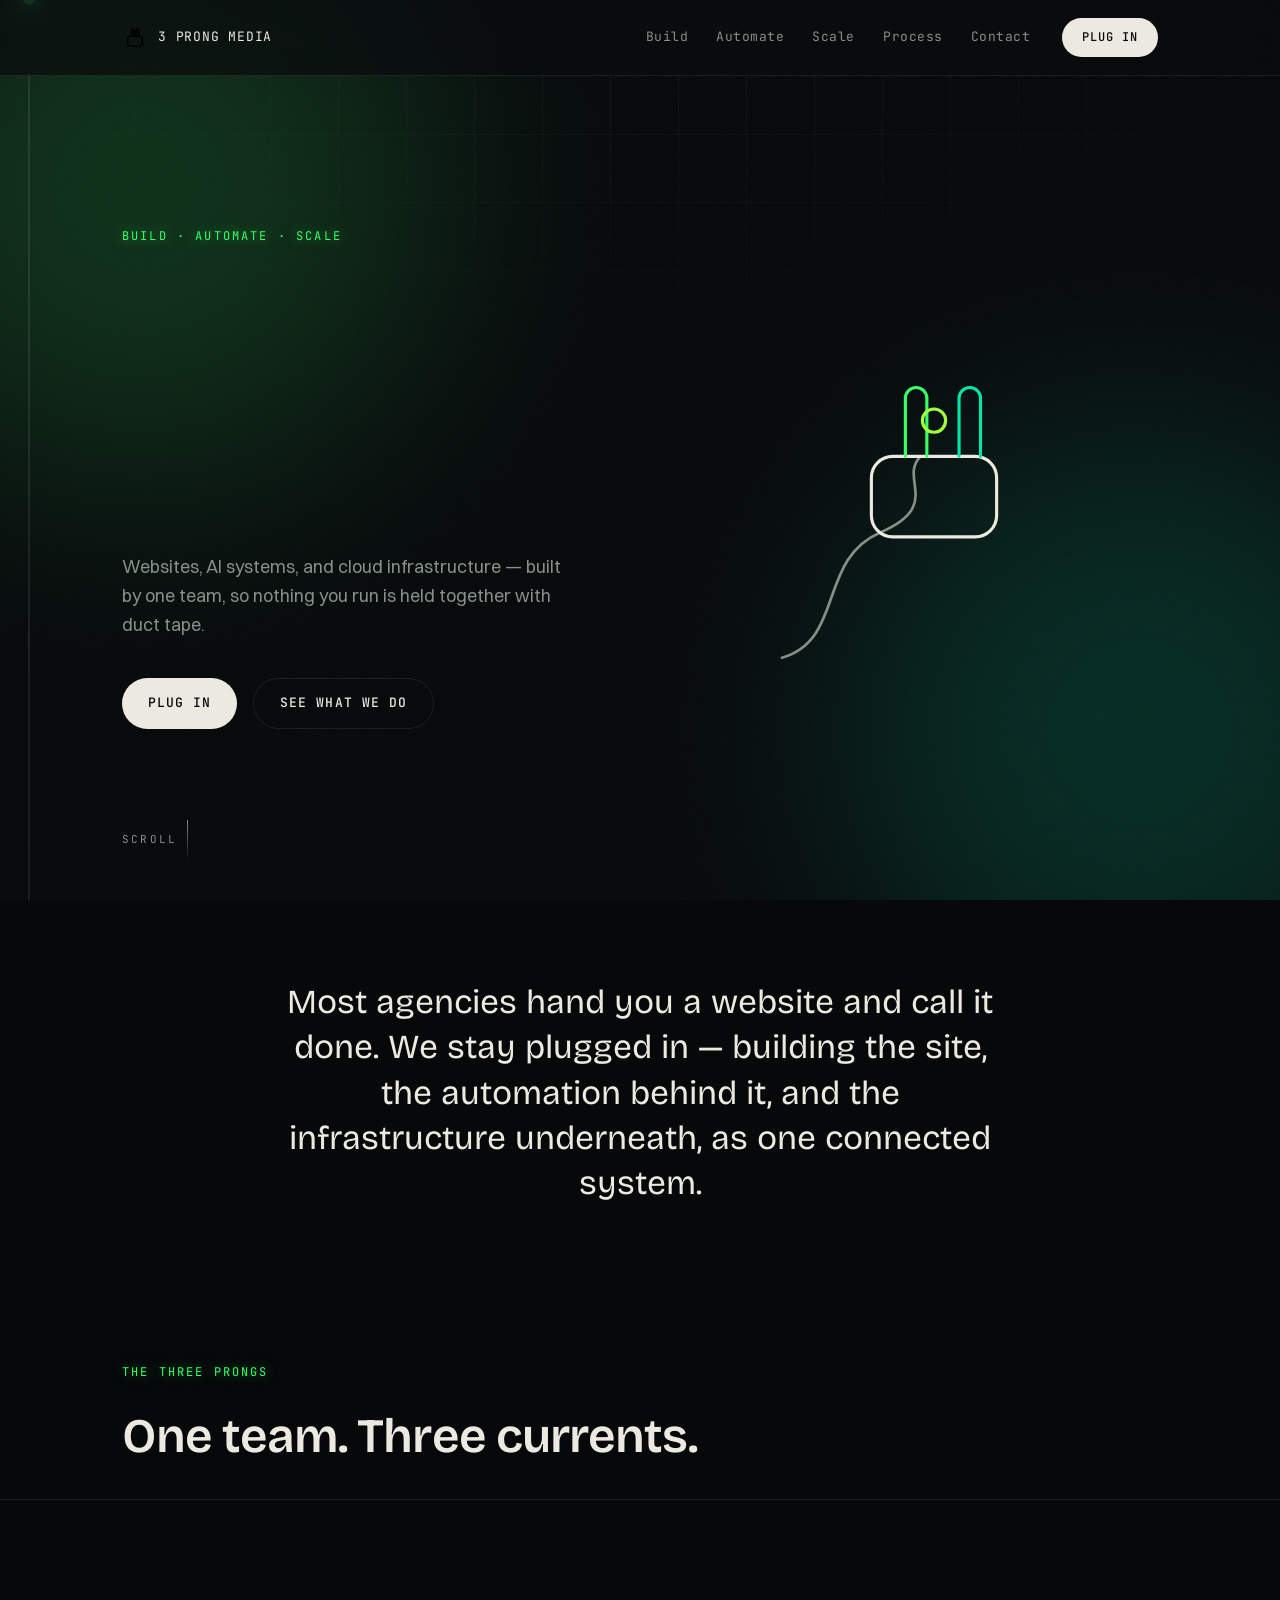
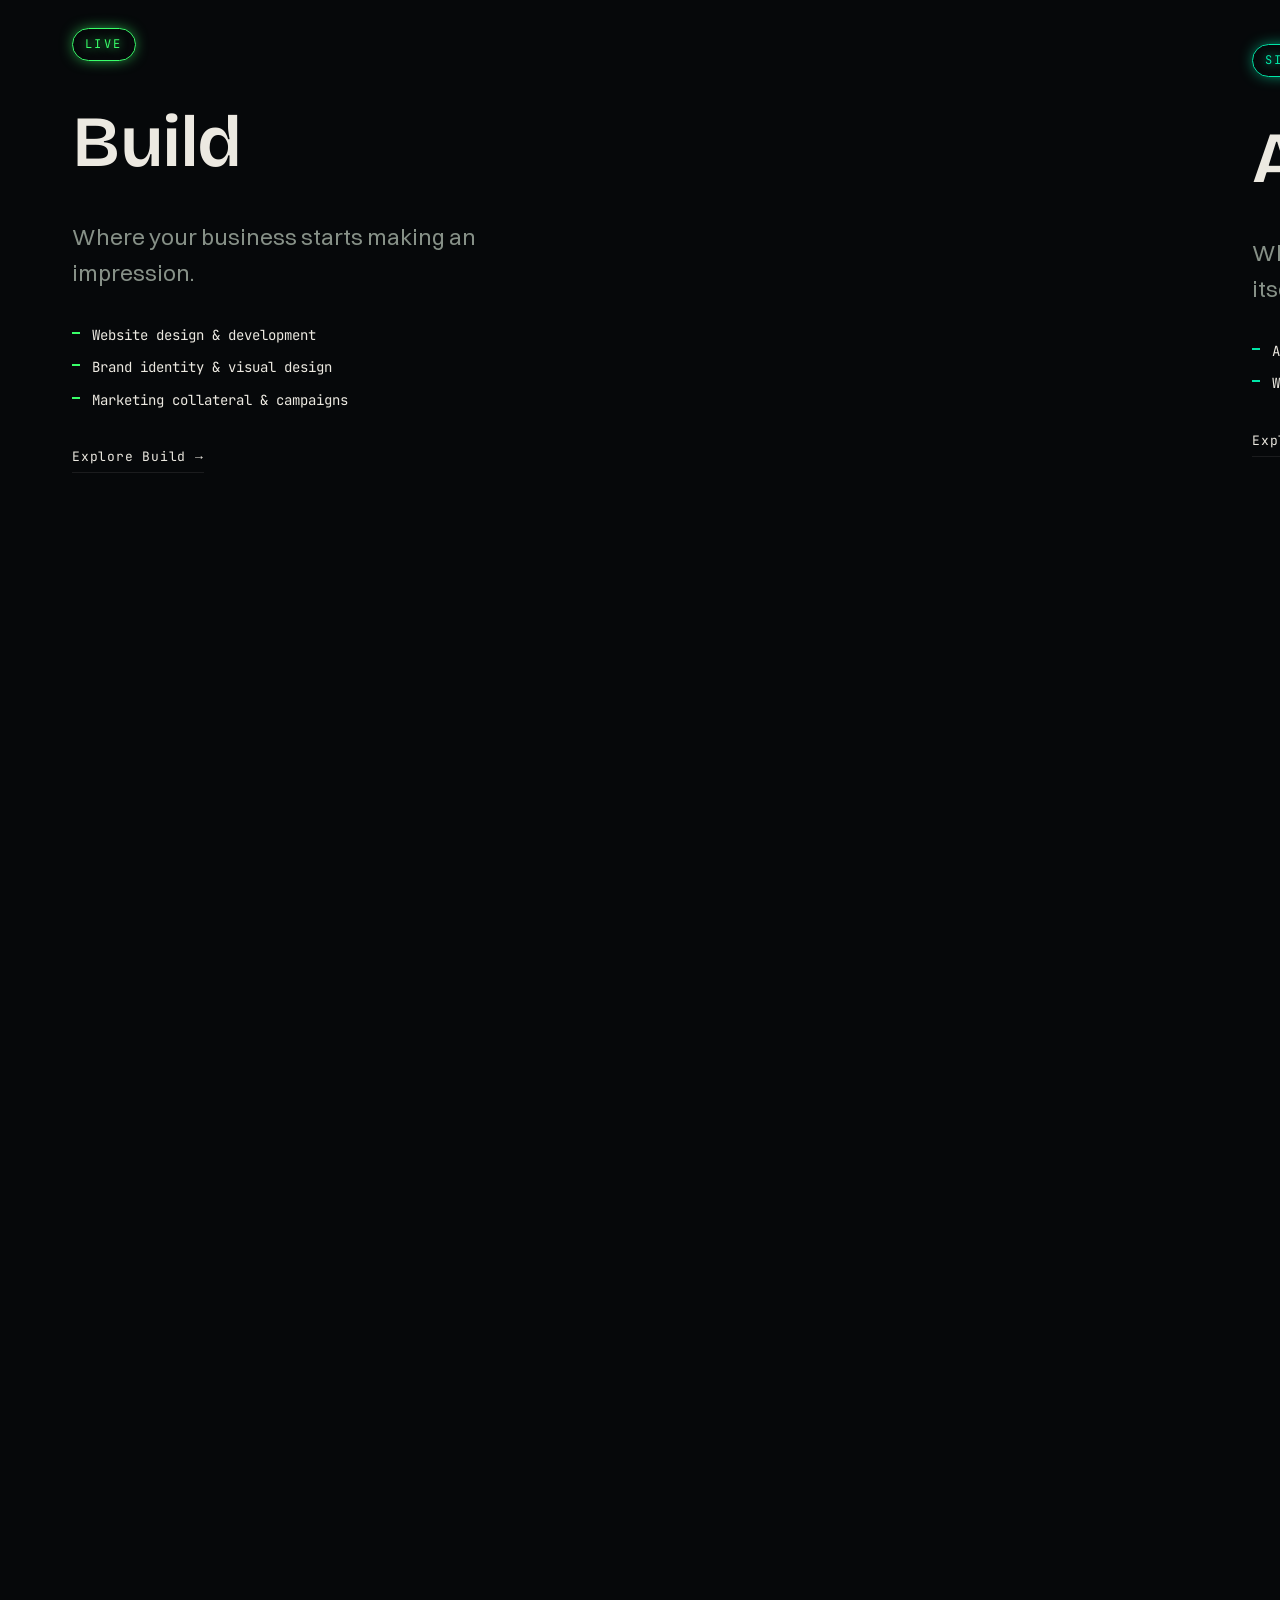
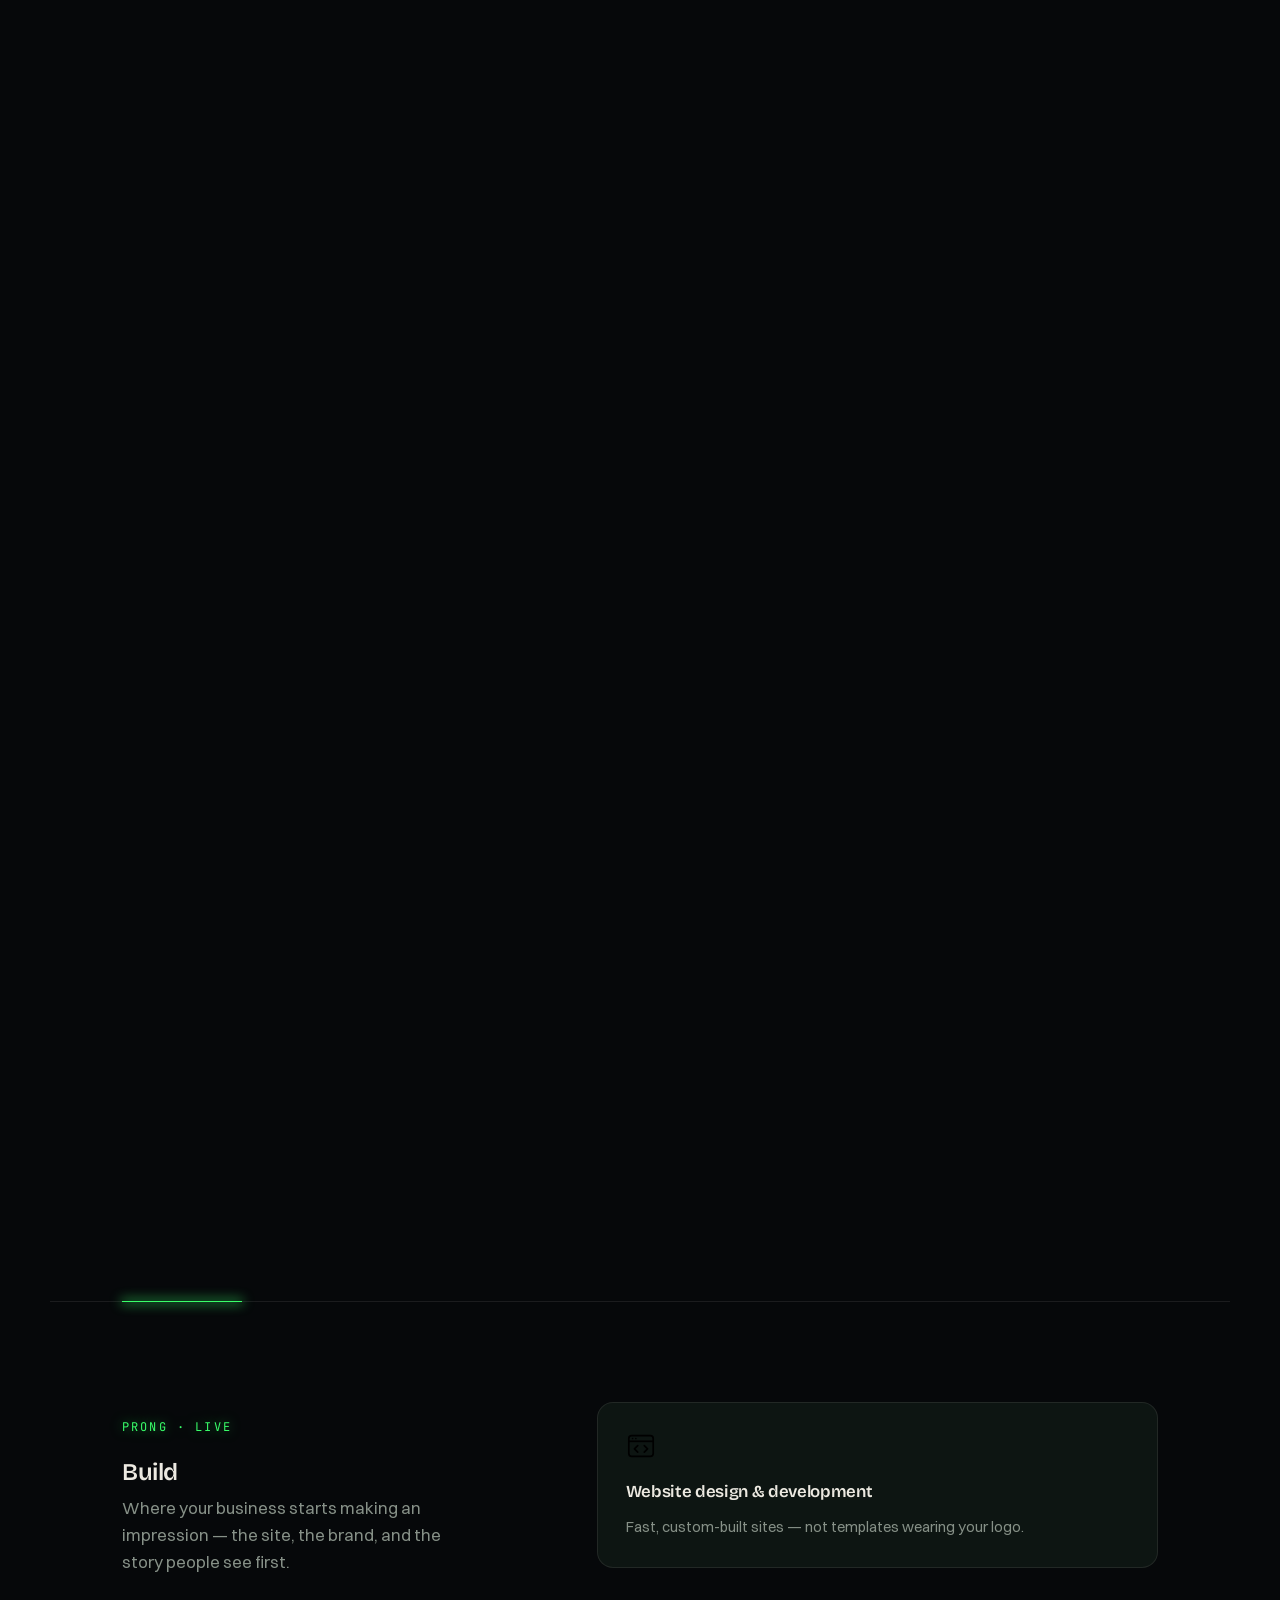
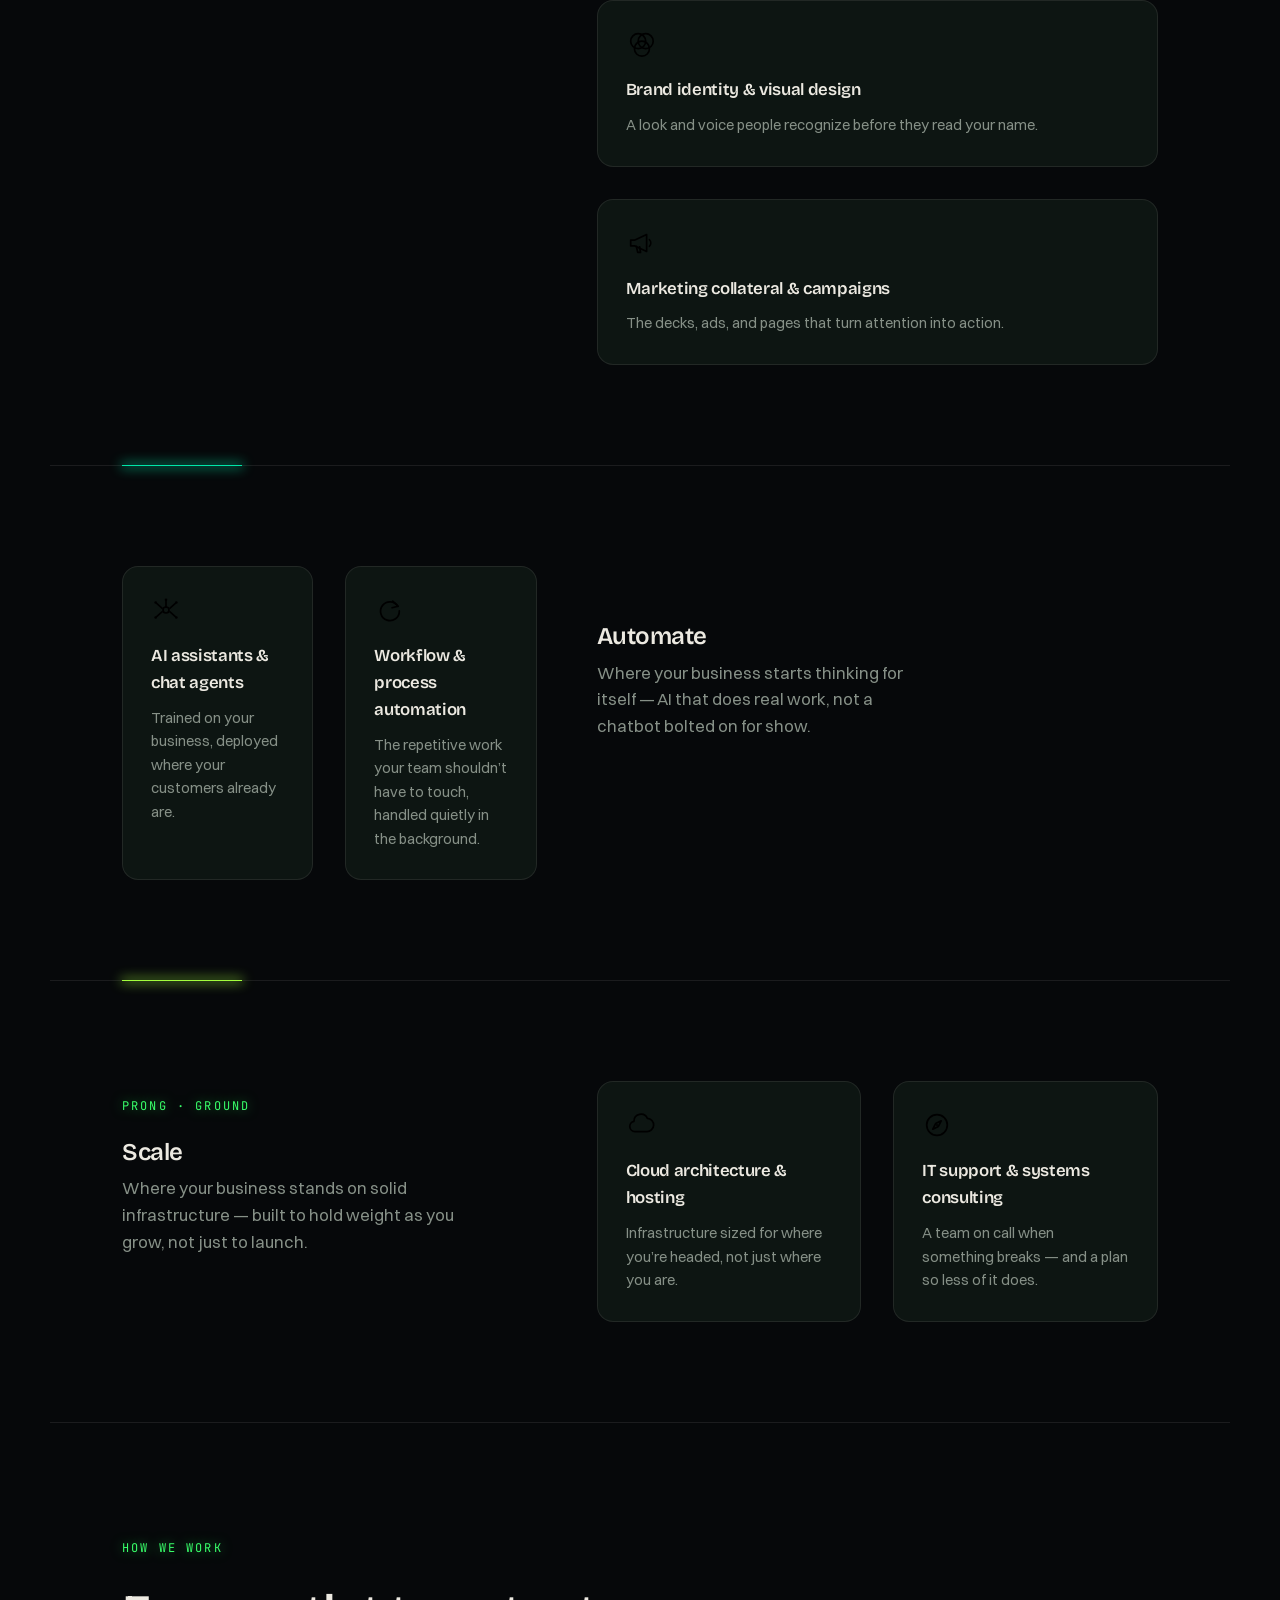
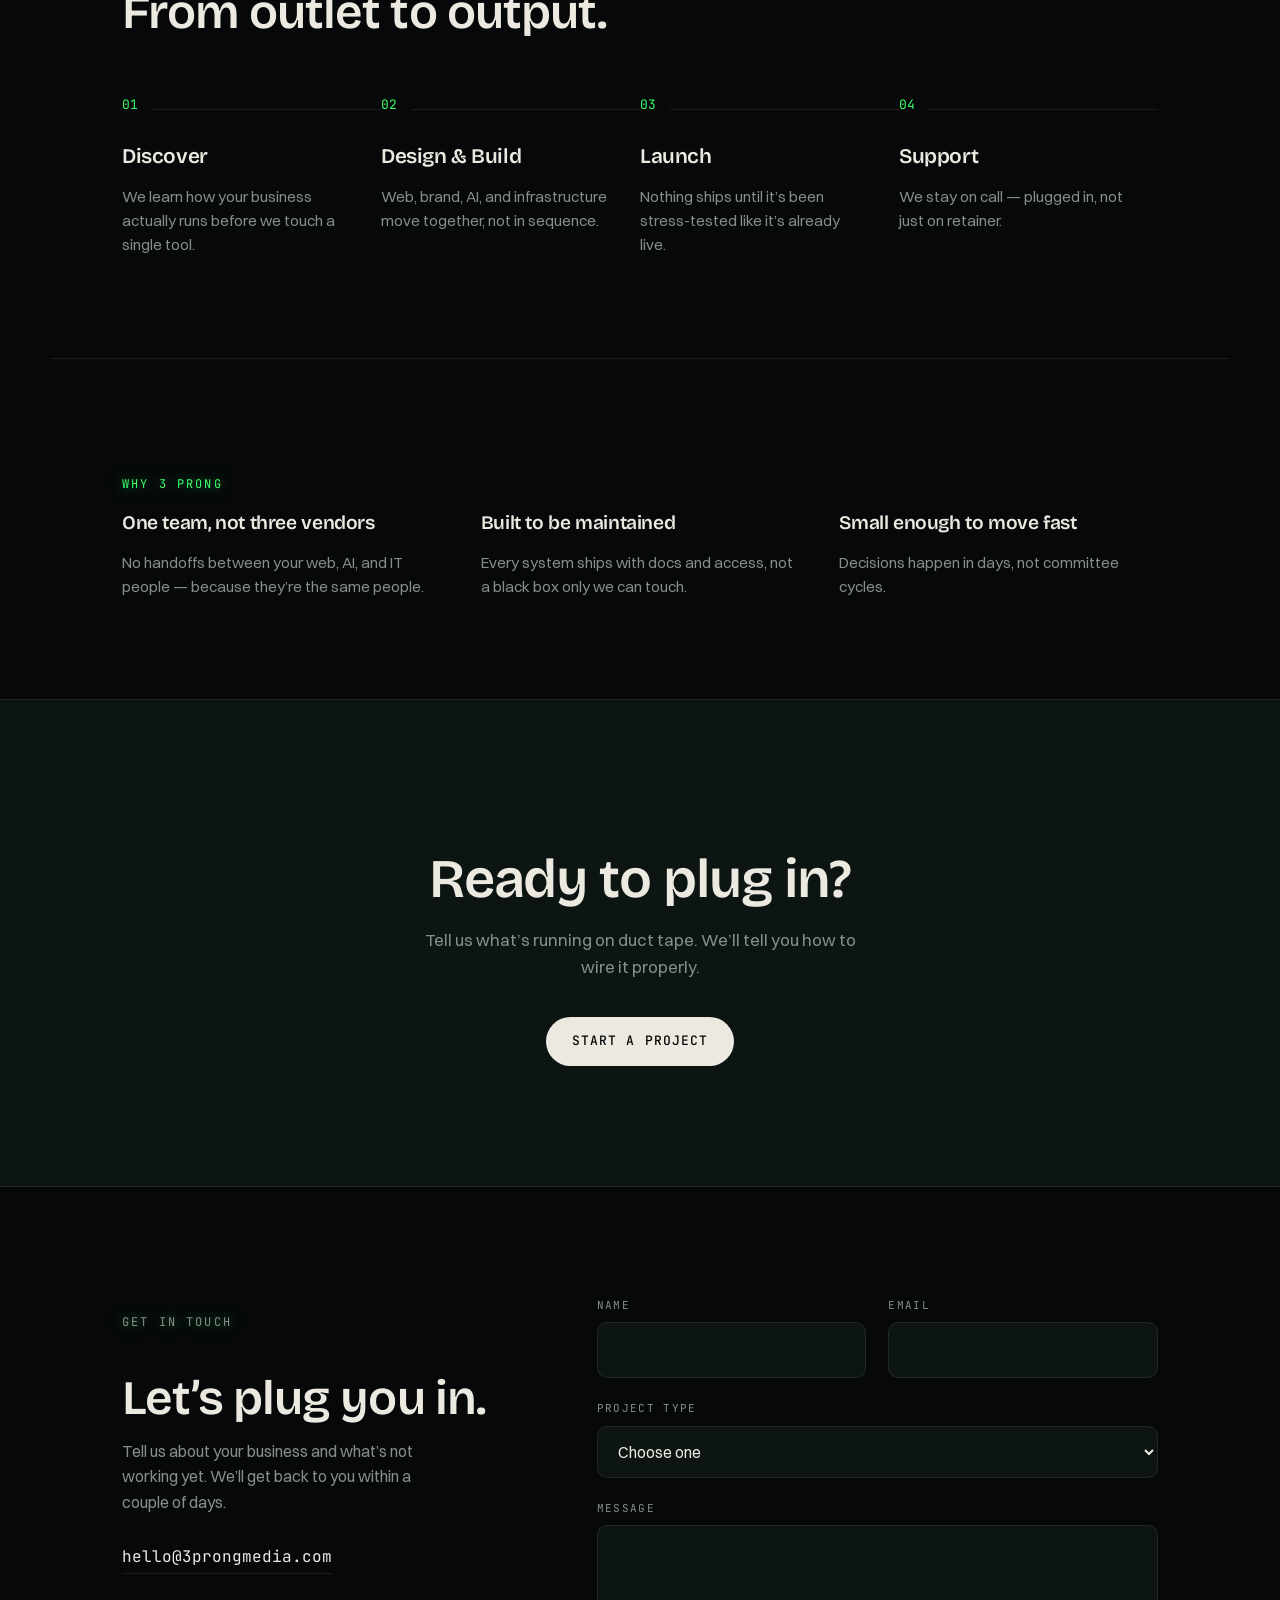
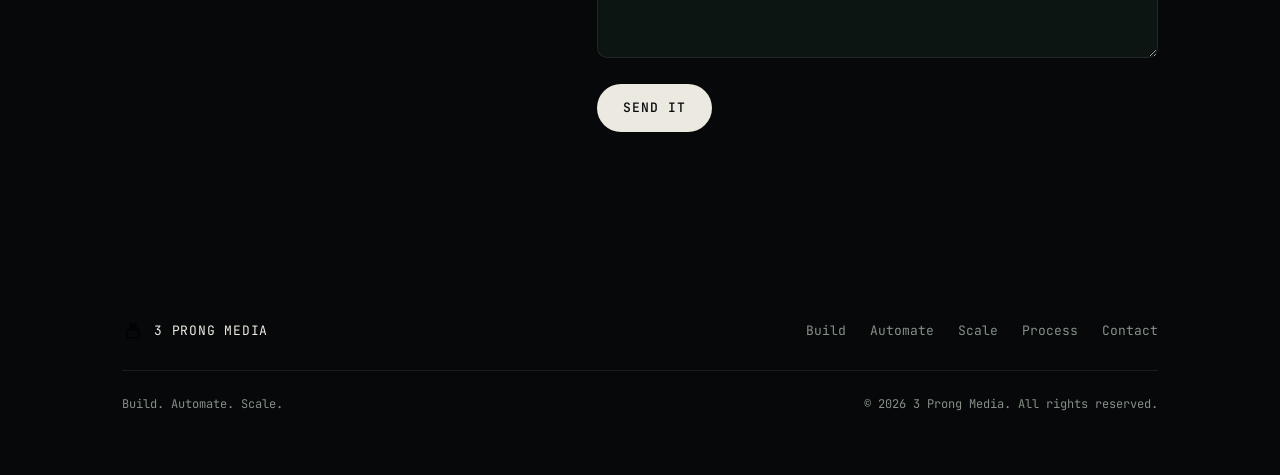
<file: index.html>
<!DOCTYPE html>
<html lang="en">
<head>
<meta charset="UTF-8">
<meta name="viewport" content="width=device-width, initial-scale=1.0">
<title>3 Prong Media — Build. Automate. Scale.</title>
<meta name="description" content="3 Prong Media builds websites, AI systems, and cloud infrastructure for businesses ready to plug in.">
<link rel="icon" type="image/svg+xml" href="assets/logo.svg">

<link rel="stylesheet" href="css/fonts.css">
<link rel="stylesheet" href="css/style.css">
<link rel="stylesheet" href="css/animations.css">
</head>
<body>
<script>document.documentElement.classList.add('js');</script>
<a class="skip-link" href="#main">Skip to content</a>

<div class="ambient" aria-hidden="true">
  <div class="ambient__grid"></div>
  <div class="ambient__glow ambient__glow--a"></div>
  <div class="ambient__glow ambient__glow--b"></div>
  <div class="ambient__noise"></div>
</div>

<div class="cursor-glow" aria-hidden="true"></div>

<div class="spine" aria-hidden="true">
  <div class="spine__line"></div>
  <div class="spine__dot"></div>
</div>

<header class="nav">
  <div class="nav__inner">
    <a href="#hero" class="nav__brand">
      <img src="assets/logo.svg" class="nav__logo" alt="" aria-hidden="true">
      <span>3 Prong Media</span>
    </a>
    <nav class="nav__links" aria-label="Primary">
      <a href="#build">Build</a>
      <a href="#automate">Automate</a>
      <a href="#scale">Scale</a>
      <a href="#process">Process</a>
      <a href="#contact">Contact</a>
    </nav>
    <a href="#contact" class="btn btn--primary btn--sm nav__cta">Plug In</a>
    <button class="nav__toggle" type="button" aria-label="Toggle menu" aria-expanded="false" aria-controls="nav-mobile">
      <span></span><span></span><span></span>
    </button>
  </div>
  <div class="nav__mobile" id="nav-mobile">
    <a href="#build">Build</a>
    <a href="#automate">Automate</a>
    <a href="#scale">Scale</a>
    <a href="#process">Process</a>
    <a href="#contact">Contact</a>
    <a href="#contact" class="btn btn--primary">Plug In</a>
  </div>
</header>

<main id="main">

  <section id="hero" class="hero">
    <div class="hero__inner">
      <p class="eyebrow flicker-in">BUILD · AUTOMATE · SCALE</p>
      <h1 class="hero__headline" data-split>We wire businesses for what&rsquo;s next.</h1>
      <p class="hero__sub reveal-up">Websites, AI systems, and cloud infrastructure — built by one team, so nothing you run is held together with duct tape.</p>
      <div class="hero__actions reveal-up">
        <a href="#contact" class="btn btn--primary">Plug In</a>
        <a href="#prongs" class="btn btn--ghost">See what we do</a>
      </div>
    </div>

    <div class="hero__graphic" aria-hidden="true">
      <svg viewBox="0 0 380 460" fill="none" xmlns="http://www.w3.org/2000/svg" class="plug-svg">
        <path id="hero-cord" d="M20 440 C 90 420, 60 330, 130 300 S 150 240, 175 215" stroke="var(--static)" stroke-width="3" stroke-linecap="round"/>
        <circle id="hero-pulse" cx="20" cy="440" r="5" class="plug-pulse"/>

        <rect id="hero-body" x="120" y="215" width="140" height="90" rx="24" stroke="var(--bone)" stroke-width="3.5"/>

        <path id="hero-prong-live" d="M158 215 V150a12 12 0 0 1 24 0v65" class="prong prong--live" stroke-width="3.5" stroke-linecap="round"/>
        <path id="hero-prong-signal" d="M218 215 V150a12 12 0 0 1 24 0v65" class="prong prong--signal" stroke-width="3.5" stroke-linecap="round"/>
        <circle id="hero-prong-ground" cx="190" cy="175" r="13" class="prong prong--ground" stroke-width="3.5"/>
      </svg>
    </div>

    <a href="#prongs" class="hero__scroll-cue" aria-label="Scroll to see what we do">
      <span>SCROLL</span>
      <span class="hero__scroll-line"></span>
    </a>
  </section>

  <section class="manifesto">
    <p class="manifesto__text reveal-up">Most agencies hand you a website and call it done. We stay plugged in — building the site, the automation behind it, and the infrastructure underneath, as one connected system.</p>
  </section>

  <section id="prongs" class="prongs">
    <div class="prongs__intro">
      <p class="eyebrow flicker-in">THE THREE PRONGS</p>
      <h2 class="flicker-in">One team. Three currents.</h2>
    </div>
    <div class="prongs__viewport">
      <div class="prongs__track">
        <article class="prong-panel prong-panel--live">
          <span class="prong-panel__tag">LIVE</span>
          <h3>Build</h3>
          <p>Where your business starts making an impression.</p>
          <ul>
            <li>Website design &amp; development</li>
            <li>Brand identity &amp; visual design</li>
            <li>Marketing collateral &amp; campaigns</li>
          </ul>
          <a href="#build" class="prong-panel__link">Explore Build →</a>
        </article>
        <article class="prong-panel prong-panel--signal">
          <span class="prong-panel__tag">SIGNAL</span>
          <h3>Automate</h3>
          <p>Where your business starts thinking for itself.</p>
          <ul>
            <li>AI assistants &amp; chat agents</li>
            <li>Workflow &amp; process automation</li>
          </ul>
          <a href="#automate" class="prong-panel__link">Explore Automate →</a>
        </article>
        <article class="prong-panel prong-panel--ground">
          <span class="prong-panel__tag">GROUND</span>
          <h3>Scale</h3>
          <p>Where your business stands on solid infrastructure.</p>
          <ul>
            <li>Cloud architecture &amp; hosting</li>
            <li>IT support &amp; systems consulting</li>
          </ul>
          <a href="#scale" class="prong-panel__link">Explore Scale →</a>
        </article>
      </div>
    </div>
  </section>

  <section id="build" class="detail detail--live">
    <div class="detail__content">
      <p class="eyebrow flicker-in">PRONG · LIVE</p>
      <h2 class="flicker-in">Build</h2>
      <p class="detail__lead reveal-up">Where your business starts making an impression — the site, the brand, and the story people see first.</p>
    </div>
    <div class="detail__grid">
      <div class="detail__item reveal-up">
        <img src="assets/icons/web.svg" class="detail__icon" alt="" aria-hidden="true">
        <h3>Website design &amp; development</h3>
        <p>Fast, custom-built sites — not templates wearing your logo.</p>
      </div>
      <div class="detail__item reveal-up">
        <img src="assets/icons/brand.svg" class="detail__icon" alt="" aria-hidden="true">
        <h3>Brand identity &amp; visual design</h3>
        <p>A look and voice people recognize before they read your name.</p>
      </div>
      <div class="detail__item reveal-up">
        <img src="assets/icons/marketing.svg" class="detail__icon" alt="" aria-hidden="true">
        <h3>Marketing collateral &amp; campaigns</h3>
        <p>The decks, ads, and pages that turn attention into action.</p>
      </div>
    </div>
  </section>

  <section id="automate" class="detail detail--signal">
    <div class="detail__content">
      <p class="eyebrow flicker-in">PRONG · SIGNAL</p>
      <h2 class="flicker-in">Automate</h2>
      <p class="detail__lead reveal-up">Where your business starts thinking for itself — AI that does real work, not a chatbot bolted on for show.</p>
    </div>
    <div class="detail__grid detail__grid--pair">
      <div class="detail__item reveal-up">
        <img src="assets/icons/ai.svg" class="detail__icon" alt="" aria-hidden="true">
        <h3>AI assistants &amp; chat agents</h3>
        <p>Trained on your business, deployed where your customers already are.</p>
      </div>
      <div class="detail__item reveal-up">
        <img src="assets/icons/automation.svg" class="detail__icon" alt="" aria-hidden="true">
        <h3>Workflow &amp; process automation</h3>
        <p>The repetitive work your team shouldn&rsquo;t have to touch, handled quietly in the background.</p>
      </div>
    </div>
  </section>

  <section id="scale" class="detail detail--ground">
    <div class="detail__content">
      <p class="eyebrow flicker-in">PRONG · GROUND</p>
      <h2 class="flicker-in">Scale</h2>
      <p class="detail__lead reveal-up">Where your business stands on solid infrastructure — built to hold weight as you grow, not just to launch.</p>
    </div>
    <div class="detail__grid detail__grid--pair">
      <div class="detail__item reveal-up">
        <img src="assets/icons/cloud.svg" class="detail__icon" alt="" aria-hidden="true">
        <h3>Cloud architecture &amp; hosting</h3>
        <p>Infrastructure sized for where you&rsquo;re headed, not just where you are.</p>
      </div>
      <div class="detail__item reveal-up">
        <img src="assets/icons/consulting.svg" class="detail__icon" alt="" aria-hidden="true">
        <h3>IT support &amp; systems consulting</h3>
        <p>A team on call when something breaks — and a plan so less of it does.</p>
      </div>
    </div>
  </section>

  <section id="process" class="process">
    <div class="process__intro">
      <p class="eyebrow flicker-in">HOW WE WORK</p>
      <h2 class="flicker-in">From outlet to output.</h2>
    </div>
    <ol class="process__track">
      <li class="process-stage reveal-up">
        <span class="process-stage__num">01</span>
        <h3>Discover</h3>
        <p>We learn how your business actually runs before we touch a single tool.</p>
      </li>
      <li class="process-stage reveal-up">
        <span class="process-stage__num">02</span>
        <h3>Design &amp; Build</h3>
        <p>Web, brand, AI, and infrastructure move together, not in sequence.</p>
      </li>
      <li class="process-stage reveal-up">
        <span class="process-stage__num">03</span>
        <h3>Launch</h3>
        <p>Nothing ships until it&rsquo;s been stress-tested like it&rsquo;s already live.</p>
      </li>
      <li class="process-stage reveal-up">
        <span class="process-stage__num">04</span>
        <h3>Support</h3>
        <p>We stay on call — plugged in, not just on retainer.</p>
      </li>
    </ol>
  </section>

  <section id="why" class="why">
    <p class="eyebrow flicker-in">WHY 3 PRONG</p>
    <div class="why__grid">
      <div class="why__item reveal-up">
        <h3>One team, not three vendors</h3>
        <p>No handoffs between your web, AI, and IT people — because they&rsquo;re the same people.</p>
      </div>
      <div class="why__item reveal-up">
        <h3>Built to be maintained</h3>
        <p>Every system ships with docs and access, not a black box only we can touch.</p>
      </div>
      <div class="why__item reveal-up">
        <h3>Small enough to move fast</h3>
        <p>Decisions happen in days, not committee cycles.</p>
      </div>
    </div>
  </section>

  <section class="cta-banner">
    <h2 class="flicker-in">Ready to plug in?</h2>
    <p class="reveal-up">Tell us what&rsquo;s running on duct tape. We&rsquo;ll tell you how to wire it properly.</p>
    <a href="#contact" class="btn btn--primary reveal-up">Start a project</a>
  </section>

  <section id="contact" class="contact">
    <div class="contact__intro">
      <p class="eyebrow flicker-in">GET IN TOUCH</p>
      <h2 class="flicker-in">Let&rsquo;s plug you in.</h2>
      <p class="reveal-up">Tell us about your business and what&rsquo;s not working yet. We&rsquo;ll get back to you within a couple of days.</p>
      <a class="contact__email reveal-up" href="mailto:hello@3prongmedia.com">hello@3prongmedia.com</a>
    </div>

    <form class="form reveal-up" id="contact-form" novalidate>
      <div class="form__row">
        <label class="form__field">
          <span>Name</span>
          <input type="text" name="name" autocomplete="name" required>
        </label>
        <label class="form__field">
          <span>Email</span>
          <input type="email" name="email" autocomplete="email" required>
        </label>
      </div>
      <label class="form__field">
        <span>Project type</span>
        <select name="project_type" required>
          <option value="" disabled selected>Choose one</option>
          <option>Website</option>
          <option>AI / Automation</option>
          <option>Cloud / IT</option>
          <option>Branding / Marketing</option>
          <option>Not sure yet</option>
        </select>
      </label>
      <label class="form__field">
        <span>Message</span>
        <textarea name="message" rows="4" required></textarea>
      </label>
      <button type="submit" class="btn btn--primary">Send it</button>
      <p class="form__note" id="form-note" role="status" aria-live="polite"></p>
    </form>
  </section>

</main>

<footer class="footer">
  <div class="footer__top">
    <a href="#hero" class="footer__brand">
      <img src="assets/logo.svg" class="footer__logo" alt="" aria-hidden="true">
      <span>3 Prong Media</span>
    </a>
    <nav class="footer__links" aria-label="Footer">
      <a href="#build">Build</a>
      <a href="#automate">Automate</a>
      <a href="#scale">Scale</a>
      <a href="#process">Process</a>
      <a href="#contact">Contact</a>
    </nav>
  </div>
  <div class="footer__bottom">
    <span>Build. Automate. Scale.</span>
    <span>&copy; 2026 3 Prong Media. All rights reserved.</span>
  </div>
</footer>

<script src="vendor/gsap/gsap.min.js"></script>
<script src="vendor/gsap/ScrollTrigger.min.js"></script>
<script src="js/hero-graphic.js"></script>
<script src="js/animations.js"></script>
<script src="js/main.js"></script>
</body>
</html>
</file>
<file: css/fonts.css>
/* Self-hosted — no runtime CDN dependency. */

@font-face {
  font-family: "Bricolage Grotesque";
  font-style: normal;
  font-weight: 200 800;
  font-display: swap;
  src: url("../assets/fonts/bricolage-grotesque-variable.woff2") format("woff2");
}

@font-face {
  font-family: "Switzer";
  font-style: normal;
  font-weight: 400;
  font-display: swap;
  src: url("../assets/fonts/switzer-400.woff2") format("woff2");
}
@font-face {
  font-family: "Switzer";
  font-style: normal;
  font-weight: 500;
  font-display: swap;
  src: url("../assets/fonts/switzer-500.woff2") format("woff2");
}
@font-face {
  font-family: "Switzer";
  font-style: normal;
  font-weight: 600;
  font-display: swap;
  src: url("../assets/fonts/switzer-600.woff2") format("woff2");
}
@font-face {
  font-family: "Switzer";
  font-style: normal;
  font-weight: 700;
  font-display: swap;
  src: url("../assets/fonts/switzer-700.woff2") format("woff2");
}

@font-face {
  font-family: "JetBrains Mono";
  font-style: normal;
  font-weight: 400 600;
  font-display: swap;
  src: url("../assets/fonts/jetbrains-mono-variable.woff2") format("woff2");
}
</file>
<file: css/style.css>
/* ==========================================================================
   3 Prong Media — Design Tokens
   ========================================================================== */
:root {
  --void: #06080a;
  --void-soft: #0d1512;
  --void-line: rgba(236, 233, 225, 0.09);
  --bone: #ece9e1;
  --static: #869087;

  --live: #39ff6a;
  --signal: #00e6a8;
  --ground: #a3ff3d;

  --font-display: "Bricolage Grotesque", "Segoe UI", sans-serif;
  --font-body: "Switzer", "Segoe UI", sans-serif;
  --font-mono: "JetBrains Mono", ui-monospace, monospace;

  --container: 1180px;
  --gutter: clamp(24px, 6vw, 72px);

  --ease: cubic-bezier(0.16, 1, 0.3, 1);
}

/* ==========================================================================
   Reset & base
   ========================================================================== */
* { box-sizing: border-box; }
html { scroll-behavior: smooth; }
@media (prefers-reduced-motion: reduce) {
  html { scroll-behavior: auto; }
}

body {
  margin: 0;
  background: var(--void);
  color: var(--bone);
  font-family: var(--font-body);
  font-size: 16px;
  line-height: 1.6;
  -webkit-font-smoothing: antialiased;
}

h1, h2, h3 { font-family: var(--font-display); margin: 0; font-weight: 600; letter-spacing: -0.02em; }
p { margin: 0; }
ul, ol { margin: 0; padding: 0; list-style: none; }
a { color: inherit; text-decoration: none; }
img { max-width: 100%; display: block; }
button { font: inherit; background: none; border: none; color: inherit; cursor: pointer; }
input, textarea, select { font: inherit; color: inherit; }

section { position: relative; }
main, footer { position: relative; z-index: 1; }

::selection { background: var(--live); color: var(--void); }

:focus-visible {
  outline: 2px solid var(--live);
  outline-offset: 3px;
}

.skip-link {
  position: absolute;
  left: 16px;
  top: -60px;
  background: var(--bone);
  color: var(--void);
  padding: 10px 16px;
  border-radius: 6px;
  font-family: var(--font-mono);
  font-size: 13px;
  z-index: 200;
  transition: top 0.2s var(--ease);
}
.skip-link:focus { top: 16px; }

/* ==========================================================================
   Utility type
   ========================================================================== */
.eyebrow {
  font-family: var(--font-mono);
  font-size: 12px;
  letter-spacing: 0.18em;
  text-transform: uppercase;
  color: var(--live);
  margin-bottom: 16px;
  text-shadow: 0 0 12px rgba(57, 255, 106, 0.5);
}

/* ==========================================================================
   Buttons
   ========================================================================== */
.btn {
  display: inline-flex;
  align-items: center;
  gap: 8px;
  padding: 14px 26px;
  border-radius: 999px;
  font-family: var(--font-mono);
  font-size: 13px;
  letter-spacing: 0.08em;
  text-transform: uppercase;
  font-weight: 500;
  transition: transform 0.35s var(--ease), box-shadow 0.35s var(--ease), background 0.35s var(--ease), border-color .35s var(--ease);
}
.btn--primary {
  background: var(--bone);
  color: var(--void);
  box-shadow: 0 0 0 0 rgba(57, 255, 106, 0.5);
}
.btn--primary:hover {
  transform: translateY(-2px);
  box-shadow: 0 0 28px 2px rgba(57, 255, 106, 0.55), 0 0 60px 10px rgba(57, 255, 106, 0.25);
  background: var(--live);
  color: var(--void);
  text-shadow: 0 0 12px rgba(6, 8, 10, 0.4);
}
.btn--ghost {
  border: 1px solid var(--void-line);
  color: var(--bone);
}
.btn--ghost:hover {
  border-color: var(--live);
  color: var(--live);
  transform: translateY(-2px);
  box-shadow: 0 0 20px -6px var(--live);
}
.btn--sm { padding: 10px 20px; font-size: 12px; }

/* ==========================================================================
   Ambient background — circuit grid, drifting neon glow, film grain
   ========================================================================== */
.ambient {
  position: fixed;
  inset: 0;
  z-index: 0;
  overflow: hidden;
  pointer-events: none;
}
.ambient__grid {
  position: absolute;
  inset: -2px;
  background-image:
    linear-gradient(var(--void-line) 1px, transparent 1px),
    linear-gradient(90deg, var(--void-line) 1px, transparent 1px);
  background-size: 68px 68px;
  mask-image: radial-gradient(ellipse 75% 55% at 50% 0%, black, transparent 75%);
  -webkit-mask-image: radial-gradient(ellipse 75% 55% at 50% 0%, black, transparent 75%);
  opacity: 0.6;
}
.ambient__glow {
  position: absolute;
  width: 46vw;
  height: 46vw;
  min-width: 420px;
  min-height: 420px;
  border-radius: 50%;
  filter: blur(120px);
  opacity: 0.16;
}
.ambient__glow--a {
  top: -12%;
  left: -12%;
  background: var(--live);
  animation: drift-a 28s ease-in-out infinite;
}
.ambient__glow--b {
  bottom: -14%;
  right: -12%;
  background: var(--signal);
  animation: drift-b 32s ease-in-out infinite;
}
.ambient__noise {
  position: absolute;
  inset: 0;
  opacity: 0.035;
  mix-blend-mode: overlay;
  background-image: url("data:image/svg+xml;utf8,<svg xmlns='http://www.w3.org/2000/svg' width='140' height='140'><filter id='n'><feTurbulence type='fractalNoise' baseFrequency='0.85' numOctaves='2' stitchTiles='stitch'/></filter><rect width='100%25' height='100%25' filter='url(%23n)'/></svg>");
}

/* Desktop-only cursor glow — a soft neon halo trailing the pointer */
.cursor-glow {
  position: fixed;
  top: 0;
  left: 0;
  width: 320px;
  height: 320px;
  margin-left: -160px;
  margin-top: -160px;
  border-radius: 50%;
  background: radial-gradient(circle, rgba(57, 255, 106, 0.1), transparent 70%);
  pointer-events: none;
  z-index: 2;
  opacity: 0;
  transition: opacity 0.4s ease;
  will-change: transform;
}
.cursor-glow.is-active { opacity: 1; }
@media (max-width: 900px), (hover: none) {
  .cursor-glow { display: none; }
}

/* ==========================================================================
   Scroll spine
   ========================================================================== */
.spine {
  position: fixed;
  left: 28px;
  top: 0;
  bottom: 0;
  width: 2px;
  z-index: 40;
  pointer-events: none;
}
.spine__line {
  position: absolute;
  inset: 0;
  background: var(--void-line);
}
.spine__dot {
  position: absolute;
  left: 50%;
  top: 0;
  width: 10px;
  height: 10px;
  border-radius: 50%;
  transform: translate(-50%, -50%);
  background: var(--spine-color, var(--live));
  box-shadow: 0 0 16px 2px var(--spine-color, var(--live));
  transition: background-color 0.4s ease, box-shadow 0.4s ease;
}
@media (max-width: 900px) {
  .spine { display: none; }
}

/* ==========================================================================
   Nav
   ========================================================================== */
.nav {
  position: fixed;
  top: 0;
  left: 0;
  right: 0;
  z-index: 100;
  background: rgba(11, 12, 14, 0.72);
  backdrop-filter: blur(14px);
  border-bottom: 1px solid var(--void-line);
}
.nav__inner {
  max-width: var(--container);
  margin: 0 auto;
  padding: 18px var(--gutter);
  display: flex;
  align-items: center;
  gap: 32px;
}
.nav__brand {
  display: flex;
  align-items: center;
  gap: 10px;
  font-family: var(--font-mono);
  font-size: 13px;
  letter-spacing: 0.06em;
  text-transform: uppercase;
  margin-right: auto;
}
.nav__logo { width: 26px; height: 26px; color: var(--bone); transition: color 0.3s ease, filter 0.3s ease; }
.nav__brand:hover .nav__logo { color: var(--live); filter: drop-shadow(0 0 8px var(--live)); }
.nav__links {
  display: flex;
  gap: 28px;
  font-family: var(--font-mono);
  font-size: 13px;
  letter-spacing: 0.04em;
}
.nav__links a { color: var(--static); transition: color 0.25s ease; }
.nav__links a:hover { color: var(--bone); }
.nav__toggle {
  display: none;
  flex-direction: column;
  gap: 5px;
  width: 24px;
}
.nav__toggle span {
  display: block;
  height: 2px;
  background: var(--bone);
  border-radius: 2px;
  transition: transform 0.3s var(--ease), opacity 0.3s var(--ease);
}
.nav.is-open .nav__toggle span:nth-child(1) { transform: translateY(7px) rotate(45deg); }
.nav.is-open .nav__toggle span:nth-child(2) { opacity: 0; }
.nav.is-open .nav__toggle span:nth-child(3) { transform: translateY(-7px) rotate(-45deg); }
.nav__mobile {
  display: none;
  flex-direction: column;
  gap: 4px;
  padding: 0 var(--gutter) 24px;
  font-family: var(--font-mono);
  font-size: 15px;
}
.nav__mobile a { padding: 12px 0; border-bottom: 1px solid var(--void-line); color: var(--bone); }
.nav__mobile .btn { margin-top: 16px; align-self: flex-start; }

@media (max-width: 860px) {
  .nav__links, .nav__cta { display: none; }
  .nav__toggle { display: flex; }
  .nav.is-open .nav__mobile { display: flex; }
}

/* ==========================================================================
   Hero
   ========================================================================== */
.hero {
  min-height: 100vh;
  display: grid;
  grid-template-columns: minmax(0, 1.1fr) minmax(0, 0.9fr);
  align-items: center;
  max-width: var(--container);
  margin: 0 auto;
  padding: 140px var(--gutter) 100px;
  gap: 40px;
}
.hero__headline {
  font-size: clamp(2.6rem, 6vw, 5rem);
  line-height: 1.02;
  max-width: 14ch;
}
.hero__sub {
  margin-top: 28px;
  max-width: 46ch;
  color: var(--static);
  font-size: clamp(1rem, 1.4vw, 1.15rem);
}
.hero__actions {
  margin-top: 40px;
  display: flex;
  gap: 16px;
  flex-wrap: wrap;
}
.hero__graphic {
  display: flex;
  justify-content: center;
  align-items: center;
}
.plug-svg { width: min(100%, 340px); height: auto; overflow: visible; }
.prong { fill: none; }
.prong--live { stroke: var(--live); }
.prong--signal { stroke: var(--signal); }
.prong--ground { stroke: var(--ground); fill: none; }
.plug-pulse { fill: var(--live); filter: drop-shadow(0 0 8px var(--live)); }

.js .plug-svg #hero-body,
.js .plug-svg .prong { opacity: 0; }
.js .plug-svg .plug-pulse { opacity: 0; }

.hero__scroll-cue {
  position: absolute;
  left: var(--gutter);
  bottom: 40px;
  display: flex;
  align-items: center;
  gap: 10px;
  font-family: var(--font-mono);
  font-size: 11px;
  letter-spacing: 0.2em;
  color: var(--static);
}
.hero__scroll-line {
  width: 1px;
  height: 40px;
  background: linear-gradient(var(--static), transparent);
}

@media (max-width: 900px) {
  .hero { grid-template-columns: 1fr; padding-top: 120px; text-align: left; }
  .hero__graphic { order: -1; margin-bottom: 20px; }
  .plug-svg { width: 220px; }
  .hero__scroll-cue { display: none; }
}

/* ==========================================================================
   Manifesto
   ========================================================================== */
.manifesto {
  max-width: 880px;
  margin: 0 auto;
  padding: 80px var(--gutter);
  text-align: center;
}
.manifesto__text {
  font-family: var(--font-display);
  font-size: clamp(1.4rem, 3vw, 2.1rem);
  line-height: 1.35;
  color: var(--bone);
  font-weight: 400;
}

/* ==========================================================================
   Three Prongs (pinned horizontal)
   ========================================================================== */
.prongs { padding: 60px 0 40px; }
.prongs__intro {
  max-width: var(--container);
  margin: 0 auto;
  padding: 0 var(--gutter) 40px;
}
.prongs__intro h2 { font-size: clamp(1.8rem, 4vw, 3rem); }

.prongs__viewport { overflow: hidden; }
.prongs__track {
  display: flex;
}
.prong-panel {
  flex: 0 0 100vw;
  min-height: 78vh;
  padding: 60px var(--gutter);
  display: flex;
  flex-direction: column;
  justify-content: center;
  max-width: var(--container);
  margin: 0 auto;
  border-top: 1px solid var(--void-line);
}
.prong-panel__tag {
  font-family: var(--font-mono);
  font-size: 12px;
  letter-spacing: 0.2em;
  padding: 6px 12px;
  border-radius: 999px;
  border: 1px solid currentColor;
  width: fit-content;
  margin-bottom: 24px;
  box-shadow: 0 0 16px -4px currentColor;
  text-shadow: 0 0 10px currentColor;
}
.prong-panel--live .prong-panel__tag { color: var(--live); }
.prong-panel--signal .prong-panel__tag { color: var(--signal); }
.prong-panel--ground .prong-panel__tag { color: var(--ground); }

.prong-panel h3 { font-size: clamp(2.2rem, 6vw, 4.5rem); margin-bottom: 20px; }
.prong-panel > p { font-size: clamp(1.1rem, 2vw, 1.4rem); color: var(--static); max-width: 32ch; margin-bottom: 32px; }
.prong-panel ul { display: flex; flex-direction: column; gap: 10px; margin-bottom: 36px; }
.prong-panel li {
  font-family: var(--font-mono);
  font-size: 14px;
  color: var(--bone);
  padding-left: 20px;
  position: relative;
}
.prong-panel li::before {
  content: "";
  position: absolute;
  left: 0;
  top: 8px;
  width: 8px;
  height: 2px;
  background: currentColor;
}
.prong-panel--live li::before { color: var(--live); }
.prong-panel--signal li::before { color: var(--signal); }
.prong-panel--ground li::before { color: var(--ground); }

.prong-panel__link {
  font-family: var(--font-mono);
  font-size: 13px;
  letter-spacing: 0.06em;
  width: fit-content;
  padding-bottom: 4px;
  border-bottom: 1px solid var(--void-line);
  transition: border-color 0.25s ease, color 0.25s ease, text-shadow 0.25s ease;
}
.prong-panel--live .prong-panel__link:hover { border-color: var(--live); color: var(--live); text-shadow: 0 0 10px var(--live); }
.prong-panel--signal .prong-panel__link:hover { border-color: var(--signal); color: var(--signal); text-shadow: 0 0 10px var(--signal); }
.prong-panel--ground .prong-panel__link:hover { border-color: var(--ground); color: var(--ground); text-shadow: 0 0 10px var(--ground); }

@media (max-width: 900px) {
  .prongs__viewport { overflow: visible; }
  .prongs__track { flex-direction: column; }
  .prong-panel { min-height: 0; padding: 48px var(--gutter); }
}

/* ==========================================================================
   Detail sections
   ========================================================================== */
.detail {
  max-width: var(--container);
  margin: 0 auto;
  padding: 100px var(--gutter);
  display: grid;
  grid-template-columns: minmax(0, 0.85fr) minmax(0, 1.15fr);
  gap: 60px;
  border-top: 1px solid var(--void-line);
}
.detail::before {
  content: "";
  position: absolute;
  top: -1px;
  left: var(--gutter);
  width: 120px;
  height: 1px;
  box-shadow: 0 0 12px 1px currentColor;
}
.detail--live::before { background: var(--live); color: var(--live); }
.detail--signal::before { background: var(--signal); color: var(--signal); }
.detail--ground::before { background: var(--ground); color: var(--ground); }
.detail__lead { margin-top: 20px; color: var(--static); max-width: 34ch; font-size: 1.05rem; }
.detail--signal .detail__content { order: 2; }
.detail--signal .detail__grid { order: 1; }

.detail__grid {
  display: grid;
  grid-template-columns: repeat(1, minmax(0, 1fr));
  gap: 32px;
  align-content: start;
}
.detail__grid--pair { grid-template-columns: repeat(2, minmax(0, 1fr)); }

.detail__item {
  padding: 28px;
  border: 1px solid var(--void-line);
  border-radius: 16px;
  background: var(--void-soft);
  transition: transform 0.35s var(--ease), border-color 0.35s var(--ease), box-shadow 0.35s var(--ease);
}
.detail--live .detail__item:hover { transform: translateY(-6px); border-color: var(--live); box-shadow: 0 16px 40px -20px var(--live); }
.detail--signal .detail__item:hover { transform: translateY(-6px); border-color: var(--signal); box-shadow: 0 16px 40px -20px var(--signal); }
.detail--ground .detail__item:hover { transform: translateY(-6px); border-color: var(--ground); box-shadow: 0 16px 40px -20px var(--ground); }
.detail__icon { width: 30px; height: 30px; margin-bottom: 18px; transition: filter 0.35s ease; }
.detail--live .detail__icon { color: var(--live); }
.detail--signal .detail__icon { color: var(--signal); }
.detail--ground .detail__icon { color: var(--ground); }
.detail__item:hover .detail__icon { filter: drop-shadow(0 0 10px currentColor); }
.detail__item h3 { font-size: 1.05rem; margin-bottom: 10px; font-weight: 600; }
.detail__item p { color: var(--static); font-size: 0.92rem; }

@media (max-width: 900px) {
  .detail { grid-template-columns: 1fr; padding: 64px var(--gutter); gap: 36px; }
  .detail--signal .detail__content, .detail--signal .detail__grid { order: initial; }
  .detail__grid--pair { grid-template-columns: 1fr; }
}

/* ==========================================================================
   Process
   ========================================================================== */
.process { padding: 100px var(--gutter); max-width: var(--container); margin: 0 auto; border-top: 1px solid var(--void-line); }
.process__intro { margin-bottom: 60px; }
.process__intro h2 { font-size: clamp(1.8rem, 4vw, 3rem); }
.process__track {
  display: flex;
  gap: 0;
  position: relative;
}
.process__track::before {
  content: "";
  position: absolute;
  top: 14px;
  left: 0;
  right: 0;
  height: 1px;
  background: var(--void-line);
}
.process-stage {
  flex: 1;
  padding-right: 32px;
  position: relative;
}
.process-stage__num {
  display: block;
  font-family: var(--font-mono);
  font-size: 13px;
  color: var(--live);
  background: var(--void);
  width: fit-content;
  padding-right: 14px;
  margin-bottom: 24px;
}
.process-stage h3 { font-size: 1.3rem; margin-bottom: 12px; }
.process-stage p { color: var(--static); font-size: 0.95rem; max-width: 26ch; }

@media (max-width: 900px) {
  .process__track { flex-direction: column; gap: 40px; }
  .process__track::before { display: none; }
  .process-stage { padding-right: 0; padding-left: 28px; border-left: 1px solid var(--void-line); }
}

/* ==========================================================================
   Why us
   ========================================================================== */
.why { padding: 100px var(--gutter); max-width: var(--container); margin: 0 auto; border-top: 1px solid var(--void-line); }
.why__grid {
  margin-top: 30px;
  display: grid;
  grid-template-columns: repeat(3, minmax(0, 1fr));
  gap: 40px;
}
.why__item h3 { font-size: 1.2rem; margin-bottom: 12px; }
.why__item p { color: var(--static); font-size: 0.95rem; }
@media (max-width: 900px) {
  .why__grid { grid-template-columns: 1fr; gap: 36px; }
}

/* ==========================================================================
   CTA banner
   ========================================================================== */
.cta-banner {
  background: var(--void-soft);
  border-top: 1px solid var(--void-line);
  border-bottom: 1px solid var(--void-line);
  padding: 120px var(--gutter);
  text-align: center;
}
.cta-banner h2 { font-size: clamp(2rem, 5vw, 3.4rem); margin-bottom: 20px; }
.cta-banner p { color: var(--static); max-width: 44ch; margin: 0 auto 36px; font-size: 1.05rem; }

/* ==========================================================================
   Contact
   ========================================================================== */
.contact {
  max-width: var(--container);
  margin: 0 auto;
  padding: 110px var(--gutter);
  display: grid;
  grid-template-columns: minmax(0, 0.85fr) minmax(0, 1.15fr);
  gap: 60px;
}
.contact__intro h2 { font-size: clamp(2rem, 4vw, 3rem); margin-bottom: 18px; }
.contact__intro p { color: var(--static); max-width: 34ch; margin-bottom: 28px; }
.contact__email {
  font-family: var(--font-mono);
  font-size: 1rem;
  border-bottom: 1px solid var(--void-line);
  padding-bottom: 4px;
  width: fit-content;
  display: inline-block;
}
.contact__email:hover { border-color: var(--live); color: var(--live); text-shadow: 0 0 12px var(--live); }

.form { display: flex; flex-direction: column; gap: 22px; }
.form__row { display: grid; grid-template-columns: 1fr 1fr; gap: 22px; }
.form__field { display: flex; flex-direction: column; gap: 8px; }
.form__field span {
  font-family: var(--font-mono);
  font-size: 11px;
  letter-spacing: 0.12em;
  text-transform: uppercase;
  color: var(--static);
}
.form__field input,
.form__field select,
.form__field textarea {
  background: var(--void-soft);
  border: 1px solid var(--void-line);
  border-radius: 10px;
  padding: 14px 16px;
  color: var(--bone);
  transition: border-color 0.25s ease;
}
.form__field input:focus,
.form__field select:focus,
.form__field textarea:focus { border-color: var(--live); outline: none; box-shadow: 0 0 0 3px rgba(57, 255, 106, 0.15); }
.form__field textarea { resize: vertical; min-height: 100px; }
.form .btn { align-self: flex-start; margin-top: 4px; }
.form__note {
  font-family: var(--font-mono);
  font-size: 12px;
  color: var(--ground);
  min-height: 16px;
}

@media (max-width: 900px) {
  .contact { grid-template-columns: 1fr; padding: 80px var(--gutter); gap: 40px; }
  .form__row { grid-template-columns: 1fr; }
}

/* ==========================================================================
   Footer
   ========================================================================== */
.footer {
  max-width: var(--container);
  margin: 0 auto;
  padding: 40px var(--gutter) 60px;
}
.footer__top {
  display: flex;
  justify-content: space-between;
  align-items: center;
  padding-bottom: 28px;
  border-bottom: 1px solid var(--void-line);
  flex-wrap: wrap;
  gap: 24px;
}
.footer__brand {
  display: flex;
  align-items: center;
  gap: 10px;
  font-family: var(--font-mono);
  font-size: 13px;
  text-transform: uppercase;
  letter-spacing: 0.06em;
}
.footer__logo { width: 22px; height: 22px; color: var(--bone); }
.footer__links { display: flex; gap: 24px; font-family: var(--font-mono); font-size: 13px; color: var(--static); flex-wrap: wrap; }
.footer__links a:hover { color: var(--bone); }
.footer__bottom {
  padding-top: 24px;
  display: flex;
  justify-content: space-between;
  font-family: var(--font-mono);
  font-size: 12px;
  color: var(--static);
  flex-wrap: wrap;
  gap: 10px;
}
</file>
<file: css/animations.css>
/* ==========================================================================
   Reveal states — JS (IntersectionObserver via animations.js) toggles
   .is-visible; CSS owns the easing.
   ========================================================================== */
.reveal-up {
  opacity: 0;
  transform: translateY(34px) scale(0.97);
  filter: blur(8px);
  transition: opacity 0.9s var(--ease), transform 0.9s var(--ease), filter 0.9s var(--ease);
}
.reveal-up.is-visible {
  opacity: 1;
  transform: translateY(0) scale(1);
  filter: blur(0);
}

/* stagger helper — JS sets --i on siblings */
.reveal-up { transition-delay: calc(var(--i, 0) * 90ms); }

/* ==========================================================================
   Neon flicker-in — a heading or label "powering on" like a sign
   ========================================================================== */
.flicker-in {
  opacity: 0;
  transform: translateY(16px);
}
@keyframes neon-flicker-in {
  0% { opacity: 0; transform: translateY(16px); }
  4% { opacity: 1; transform: translateY(0); }
  8% { opacity: 0.2; }
  12% { opacity: 1; }
  16% { opacity: 0.35; }
  20% { opacity: 1; }
  100% { opacity: 1; }
}
.flicker-in.is-visible {
  animation: neon-flicker-in 1.1s steps(1, end) both;
  animation-delay: calc(var(--i, 0) * 120ms);
}

/* ==========================================================================
   Split headline words
   ========================================================================== */
.split-word {
  display: inline-block;
  overflow: hidden;
}
.split-word > span {
  display: inline-block;
  transform: translateY(110%);
  transition: transform 0.9s var(--ease);
  transition-delay: calc(var(--i, 0) * 55ms);
}
.split-word.is-visible > span {
  transform: translateY(0);
}

/* ==========================================================================
   Ambient glow drift
   ========================================================================== */
@keyframes drift-a {
  0%, 100% { transform: translate(0, 0); }
  50% { transform: translate(7vw, 9vw); }
}
@keyframes drift-b {
  0%, 100% { transform: translate(0, 0); }
  50% { transform: translate(-6vw, -7vw); }
}

/* ==========================================================================
   Hero scroll cue
   ========================================================================== */
@keyframes scroll-cue {
  0% { transform: scaleY(0); transform-origin: top; }
  45% { transform: scaleY(1); transform-origin: top; }
  55% { transform: scaleY(1); transform-origin: bottom; }
  100% { transform: scaleY(0); transform-origin: bottom; }
}
.hero__scroll-line {
  animation: scroll-cue 2.4s ease-in-out infinite;
}

/* ==========================================================================
   Plug prong ambient charge (after intro draw-on completes)
   ========================================================================== */
@keyframes prong-charge {
  0%, 100% { filter: drop-shadow(0 0 0 rgba(0,0,0,0)); }
  50% { filter: drop-shadow(0 0 9px currentColor); }
}
.prong.is-charged { animation: prong-charge 2.6s ease-in-out infinite; }

@keyframes pulse-travel {
  0% { opacity: 0; }
  8% { opacity: 1; }
  92% { opacity: 1; }
  100% { opacity: 0; }
}

/* ==========================================================================
   Reduced motion
   ========================================================================== */
@media (prefers-reduced-motion: reduce) {
  .reveal-up {
    transition-duration: 0.01ms !important;
    transform: none !important;
  }
  .split-word > span {
    transition-duration: 0.01ms !important;
    transform: none !important;
  }
  .flicker-in {
    animation: none !important;
    opacity: 1 !important;
    transform: none !important;
  }
  .hero__scroll-line,
  .prong.is-charged,
  .ambient__glow--a,
  .ambient__glow--b {
    animation: none !important;
  }
  .cursor-glow { display: none !important; }
}
</file>
